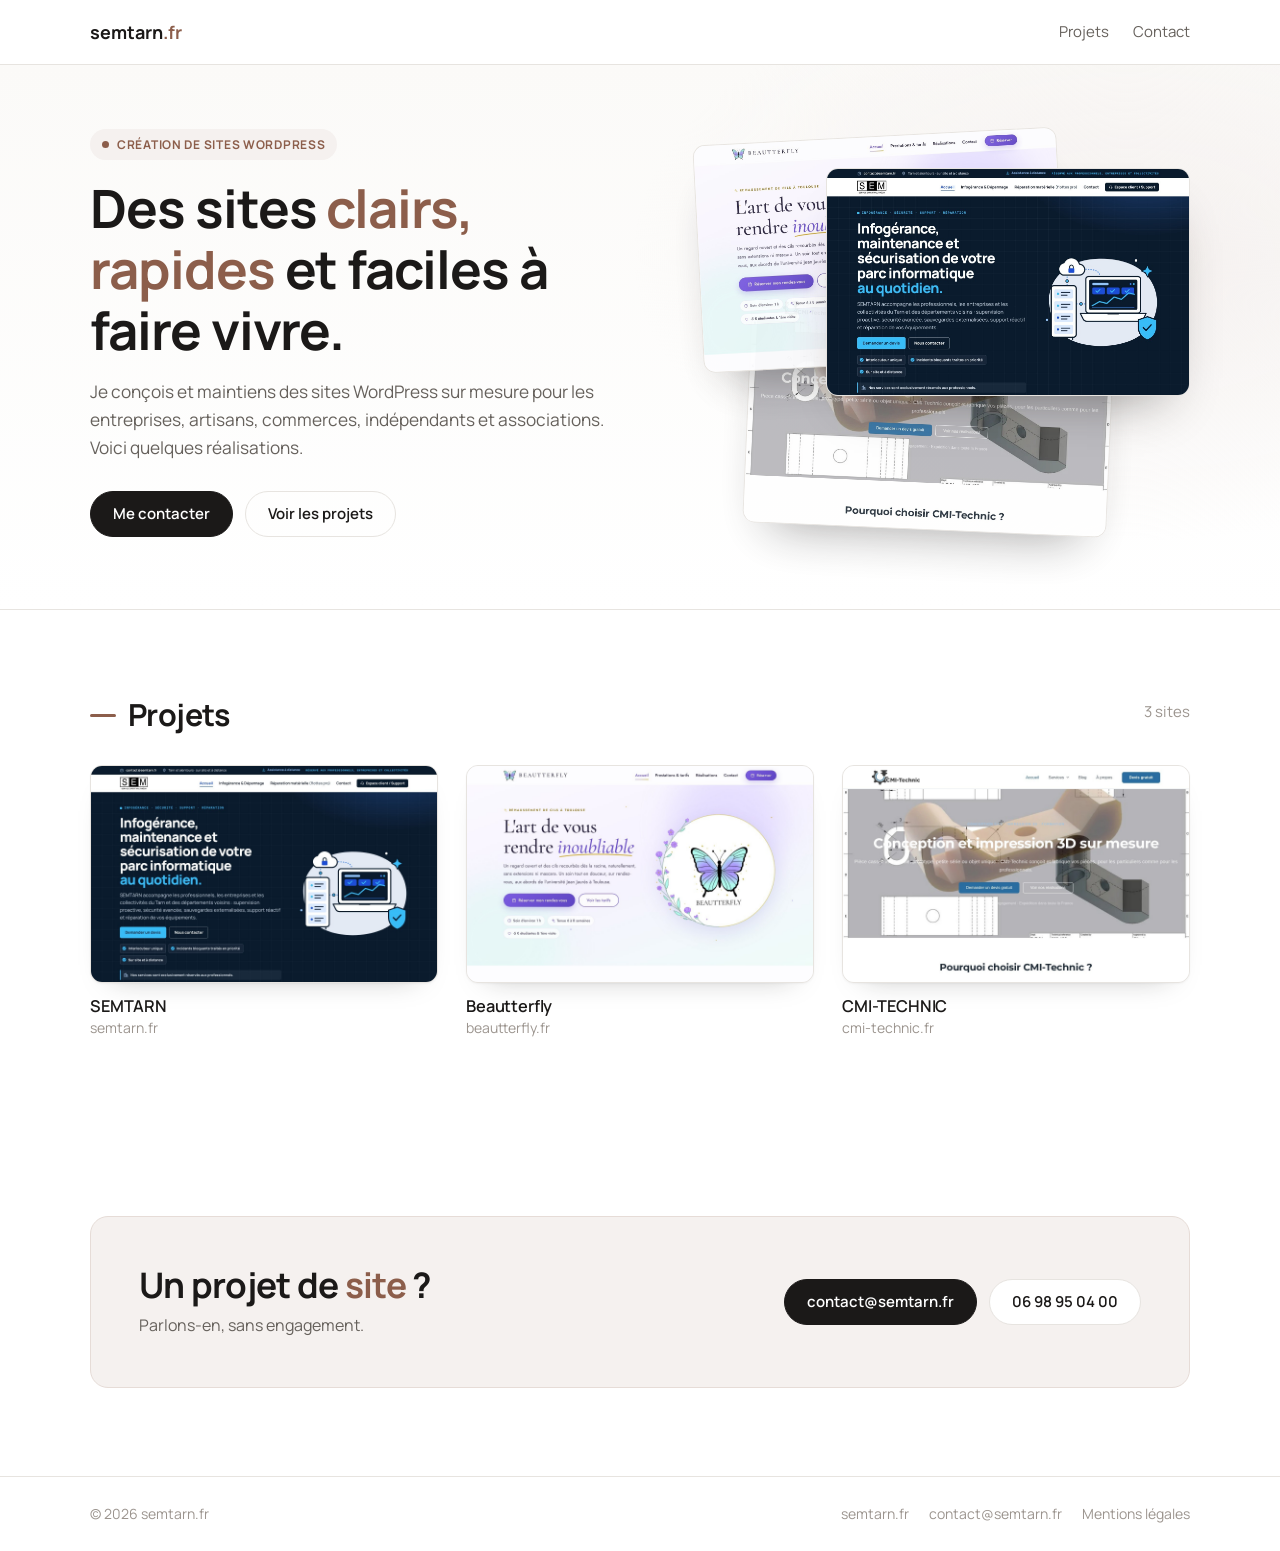
<file: index.html>
<!doctype html>
<html lang="fr">
<head>
<meta charset="utf-8">
<meta name="viewport" content="width=device-width, initial-scale=1">
<title>semtarn.fr - Création de sites WordPress</title>
<meta name="description" content="Je conçois et maintiens des sites WordPress sur mesure pour les entreprises, artisans, commerces, indépendants et associations. Voici quelques réalisations.">
<link rel="canonical" href="https://portfolio.semtarn.fr/">
<meta property="og:url" content="https://portfolio.semtarn.fr/">
<meta property="og:type" content="website">
<meta property="og:title" content="semtarn.fr - Création de sites WordPress">
<meta property="og:description" content="Je conçois et maintiens des sites WordPress sur mesure pour les entreprises, artisans, commerces, indépendants et associations. Voici quelques réalisations.">
<meta property="og:image" content="https://portfolio.semtarn.fr/images/semtarn.jpg">
<meta name="twitter:card" content="summary_large_image">
<meta name="theme-color" content="#ffffff">
<link rel="icon" href="favicon.svg?v=256c92d1ee" type="image/svg+xml">
<link rel="preload" href="fonts/manrope.woff2" as="font" type="font/woff2" crossorigin>
<link rel="stylesheet" href="assets/site.css?v=256c92d1ee">
<script src="assets/site.js?v=256c92d1ee" defer></script>
<noscript><style>.grid.collapsed .extra{display:block}.more{display:none}</style></noscript>
</head>
<body>
<a class="skip" href="#contenu">Aller au contenu</a>
<header class="site-header">
  <div class="wrap">
    <a class="brand" href="./">semtarn<span>.fr</span></a>
    <nav class="nav" aria-label="Navigation principale">
      <a href="./#projets">Projets</a>
      <a href="./#contact">Contact</a>
    </nav>
  </div>
</header>
<main id="contenu">
<section class="hero">
  <div class="wrap hero-grid">
    <div>
      <p class="eyebrow"><span class="dot" aria-hidden="true"></span>Création de sites WordPress</p>
      <h1>Des sites <em>clairs, rapides</em> et faciles à faire vivre.</h1>
      <p class="intro">Je conçois et maintiens des sites WordPress sur mesure pour les entreprises, artisans, commerces, indépendants et associations. Voici quelques réalisations.</p>
      <div class="actions">
        <a class="btn" href="#contact">Me contacter</a>
        <a class="btn ghost" href="#projets">Voir les projets</a>
      </div>
    </div>
    <div class="hero-visual" aria-hidden="true">
      <div class="peek peek-1"><img src="images/semtarn.jpg" alt="" width="1440" height="900" decoding="async"></div>
      <div class="peek peek-2"><img src="images/beautterfly.jpg" alt="" width="1440" height="900" decoding="async"></div>
      <div class="peek peek-3"><img src="images/cmi-technic.jpg" alt="" width="1440" height="900" decoding="async"></div>
    </div>
  </div>
</section>

<section class="section" id="projets">
  <div class="wrap">
    <div class="section-head"><h2>Projets</h2><span class="count">3 sites</span></div>
    <div class="grid" id="grille">
    <a class="card" href="https://semtarn.fr" target="_blank" rel="noopener">
      <div class="shot"><img src="images/semtarn.jpg" alt="Site SEMTARN" width="1440" height="900" loading="eager" decoding="async"></div>
      <h3>SEMTARN</h3>
      <p class="meta">semtarn.fr</p>
    </a>
    <a class="card" href="https://beautterfly.fr" target="_blank" rel="noopener">
      <div class="shot"><img src="images/beautterfly.jpg" alt="Site Beautterfly" width="1440" height="900" loading="eager" decoding="async"></div>
      <h3>Beautterfly</h3>
      <p class="meta">beautterfly.fr</p>
    </a>
    <a class="card" href="https://cmi-technic.fr" target="_blank" rel="noopener">
      <div class="shot"><img src="images/cmi-technic.jpg" alt="Site CMI-TECHNIC" width="1440" height="900" loading="eager" decoding="async"></div>
      <h3>CMI-TECHNIC</h3>
      <p class="meta">cmi-technic.fr</p>
    </a>
    </div>
    
  </div>
</section>

<section class="section" id="contact">
  <div class="wrap">
    <div class="contact">
      <div>
        <h2>Un projet de <em>site</em> ?</h2>
        <p>Parlons-en, sans engagement.</p>
      </div>
      <div class="contact-actions">
        <a class="btn" href="mailto:contact@semtarn.fr?subject=Projet%20de%20site%20internet">contact@semtarn.fr</a>
        <a class="btn ghost" href="tel:0698950400">06 98 95 04 00</a>
        
      </div>
    </div>
  </div>
</section>
</main>
<footer class="site-footer">
  <div class="wrap">
    <span>© 2026 semtarn.fr</span>
    <nav aria-label="Liens du pied de page">
      <a href="https://semtarn.fr">semtarn.fr</a>
      <a href="mailto:contact@semtarn.fr">contact@semtarn.fr</a>
      <a href="mentions-legales/">Mentions légales</a>
    </nav>
  </div>
</footer>
</body>
</html>
</file>
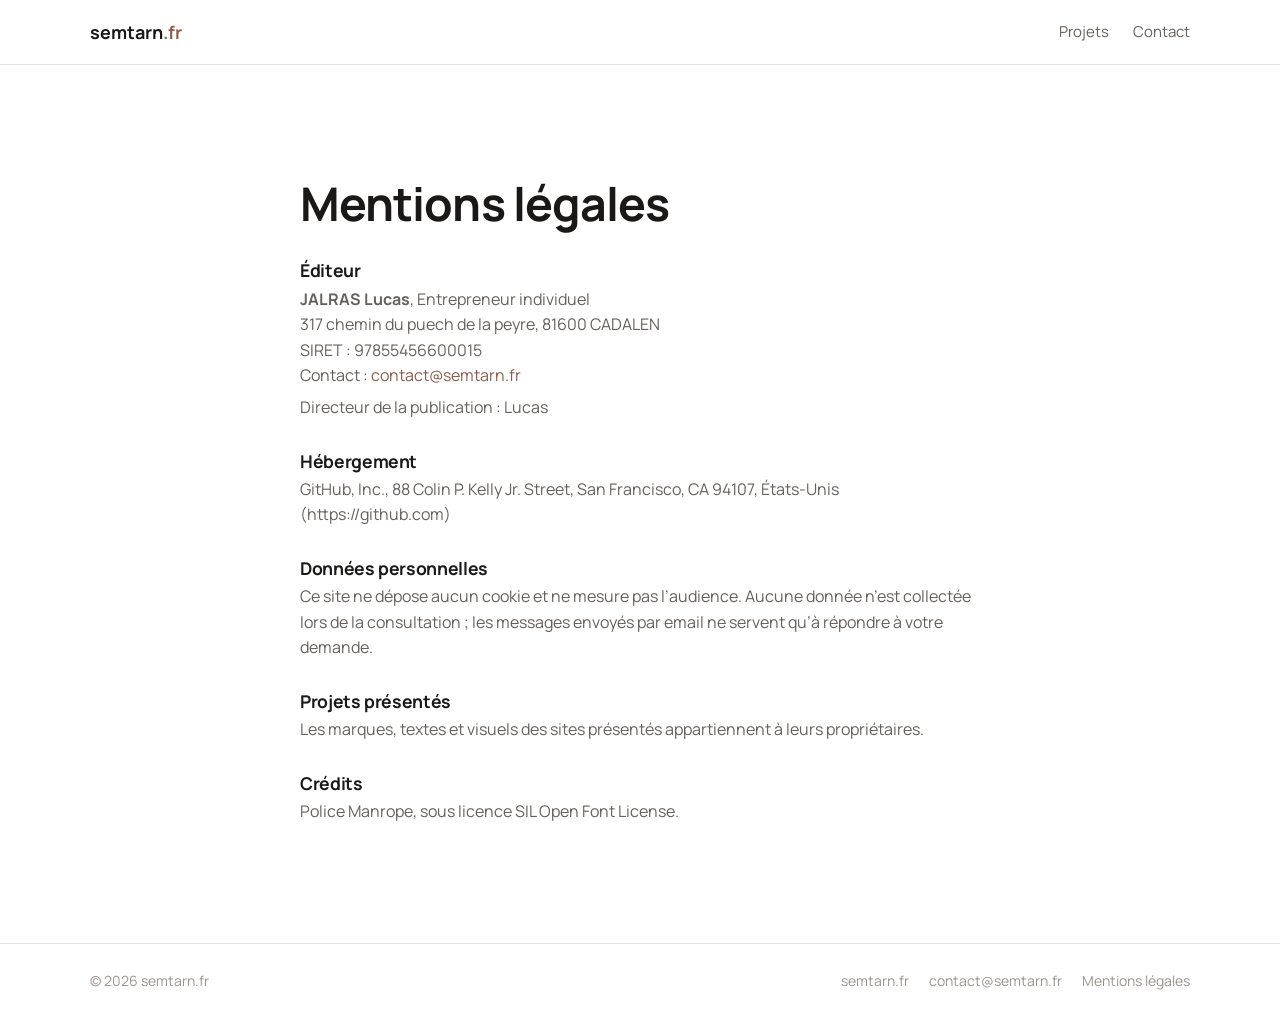
<file: mentions-legales/index.html>
<!doctype html>
<html lang="fr">
<head>
<meta charset="utf-8">
<meta name="viewport" content="width=device-width, initial-scale=1">
<title>Mentions légales - semtarn.fr</title>
<meta name="description" content="Mentions légales du portfolio.">
<link rel="canonical" href="https://portfolio.semtarn.fr/mentions-legales/">
<meta property="og:url" content="https://portfolio.semtarn.fr/mentions-legales/">
<meta property="og:type" content="website">
<meta property="og:title" content="Mentions légales - semtarn.fr">
<meta property="og:description" content="Mentions légales du portfolio.">
<meta name="theme-color" content="#ffffff">
<link rel="icon" href="../favicon.svg?v=256c92d1ee" type="image/svg+xml">
<link rel="preload" href="../fonts/manrope.woff2" as="font" type="font/woff2" crossorigin>
<link rel="stylesheet" href="../assets/site.css?v=256c92d1ee">
<script src="../assets/site.js?v=256c92d1ee" defer></script>
<noscript><style>.grid.collapsed .extra{display:block}.more{display:none}</style></noscript>
</head>
<body>
<a class="skip" href="#contenu">Aller au contenu</a>
<header class="site-header">
  <div class="wrap">
    <a class="brand" href="../">semtarn<span>.fr</span></a>
    <nav class="nav" aria-label="Navigation principale">
      <a href="../#projets">Projets</a>
      <a href="../#contact">Contact</a>
    </nav>
  </div>
</header>
<main id="contenu">
<section class="simple legal">
  <div class="wrap">
    <h1>Mentions légales</h1>
    <h2>Éditeur</h2>
    <p><b>JALRAS Lucas</b>, Entrepreneur individuel<br>317 chemin du puech de la peyre, 81600 CADALEN<br>SIRET : 97855456600015<br>Contact : <a href="mailto:contact@semtarn.fr">contact@semtarn.fr</a></p>
    <p>Directeur de la publication : Lucas</p>
    <h2>Hébergement</h2>
    <p>GitHub, Inc., 88 Colin P. Kelly Jr. Street, San Francisco, CA 94107, États-Unis (https://github.com)</p>
    <h2>Données personnelles</h2>
    <p>Ce site ne dépose aucun cookie et ne mesure pas l’audience. Aucune donnée n’est collectée lors de la consultation ; les messages envoyés par email ne servent qu’à répondre à votre demande.</p>
    <h2>Projets présentés</h2>
    <p>Les marques, textes et visuels des sites présentés appartiennent à leurs propriétaires.</p>
    <h2>Crédits</h2>
    <p>Police Manrope, sous licence SIL Open Font License.</p>
  </div>
</section>
</main>
<footer class="site-footer">
  <div class="wrap">
    <span>© 2026 semtarn.fr</span>
    <nav aria-label="Liens du pied de page">
      <a href="https://semtarn.fr">semtarn.fr</a>
      <a href="mailto:contact@semtarn.fr">contact@semtarn.fr</a>
      <a href="../mentions-legales/">Mentions légales</a>
    </nav>
  </div>
</footer>
</body>
</html>
</file>
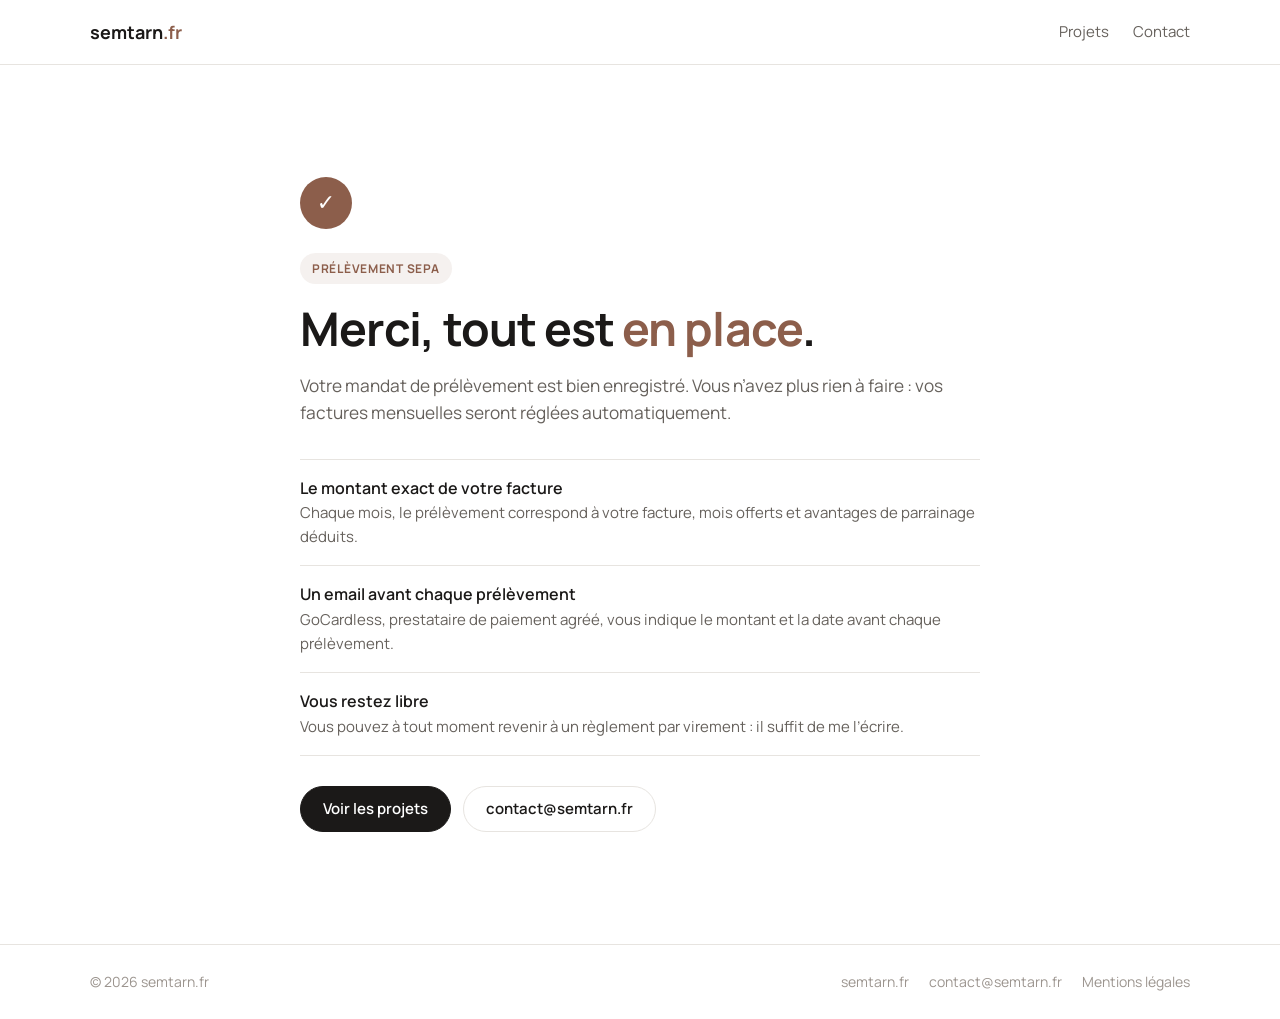
<file: merci/index.html>
<!doctype html>
<html lang="fr">
<head>
<meta charset="utf-8">
<meta name="viewport" content="width=device-width, initial-scale=1">
<title>Prélèvement en place - merci</title>
<meta name="description" content="Merci, tout est en place.">
<meta name="robots" content="noindex">
<meta property="og:type" content="website">
<meta property="og:title" content="Prélèvement en place - merci">
<meta property="og:description" content="Merci, tout est en place.">
<meta name="theme-color" content="#ffffff">
<link rel="icon" href="../favicon.svg?v=256c92d1ee" type="image/svg+xml">
<link rel="preload" href="../fonts/manrope.woff2" as="font" type="font/woff2" crossorigin>
<link rel="stylesheet" href="../assets/site.css?v=256c92d1ee">
<script src="../assets/site.js?v=256c92d1ee" defer></script>
<noscript><style>.grid.collapsed .extra{display:block}.more{display:none}</style></noscript>
</head>
<body>
<a class="skip" href="#contenu">Aller au contenu</a>
<header class="site-header">
  <div class="wrap">
    <a class="brand" href="../">semtarn<span>.fr</span></a>
    <nav class="nav" aria-label="Navigation principale">
      <a href="../#projets">Projets</a>
      <a href="../#contact">Contact</a>
    </nav>
  </div>
</header>
<main id="contenu">
<section class="simple">
  <div class="wrap">
    <div class="mark" aria-hidden="true">✓</div>
    <p class="eyebrow">Prélèvement SEPA</p>
    <h1>Merci, tout est <em>en place</em>.</h1>
    <p class="lead">Votre mandat de prélèvement est bien enregistré. Vous n’avez plus rien à faire : vos factures mensuelles seront réglées automatiquement.</p>
    <ul class="steps"><li><b>Le montant exact de votre facture</b><span>Chaque mois, le prélèvement correspond à votre facture, mois offerts et avantages de parrainage déduits.</span></li><li><b>Un email avant chaque prélèvement</b><span>GoCardless, prestataire de paiement agréé, vous indique le montant et la date avant chaque prélèvement.</span></li><li><b>Vous restez libre</b><span>Vous pouvez à tout moment revenir à un règlement par virement : il suffit de me l’écrire.</span></li></ul>
    <div class="actions"><a class="btn" href="../">Voir les projets</a><a class="btn ghost" href="mailto:contact@semtarn.fr">contact@semtarn.fr</a></div>
  </div>
</section>
</main>
<footer class="site-footer">
  <div class="wrap">
    <span>© 2026 semtarn.fr</span>
    <nav aria-label="Liens du pied de page">
      <a href="https://semtarn.fr">semtarn.fr</a>
      <a href="mailto:contact@semtarn.fr">contact@semtarn.fr</a>
      <a href="../mentions-legales/">Mentions légales</a>
    </nav>
  </div>
</footer>
</body>
</html>
</file>
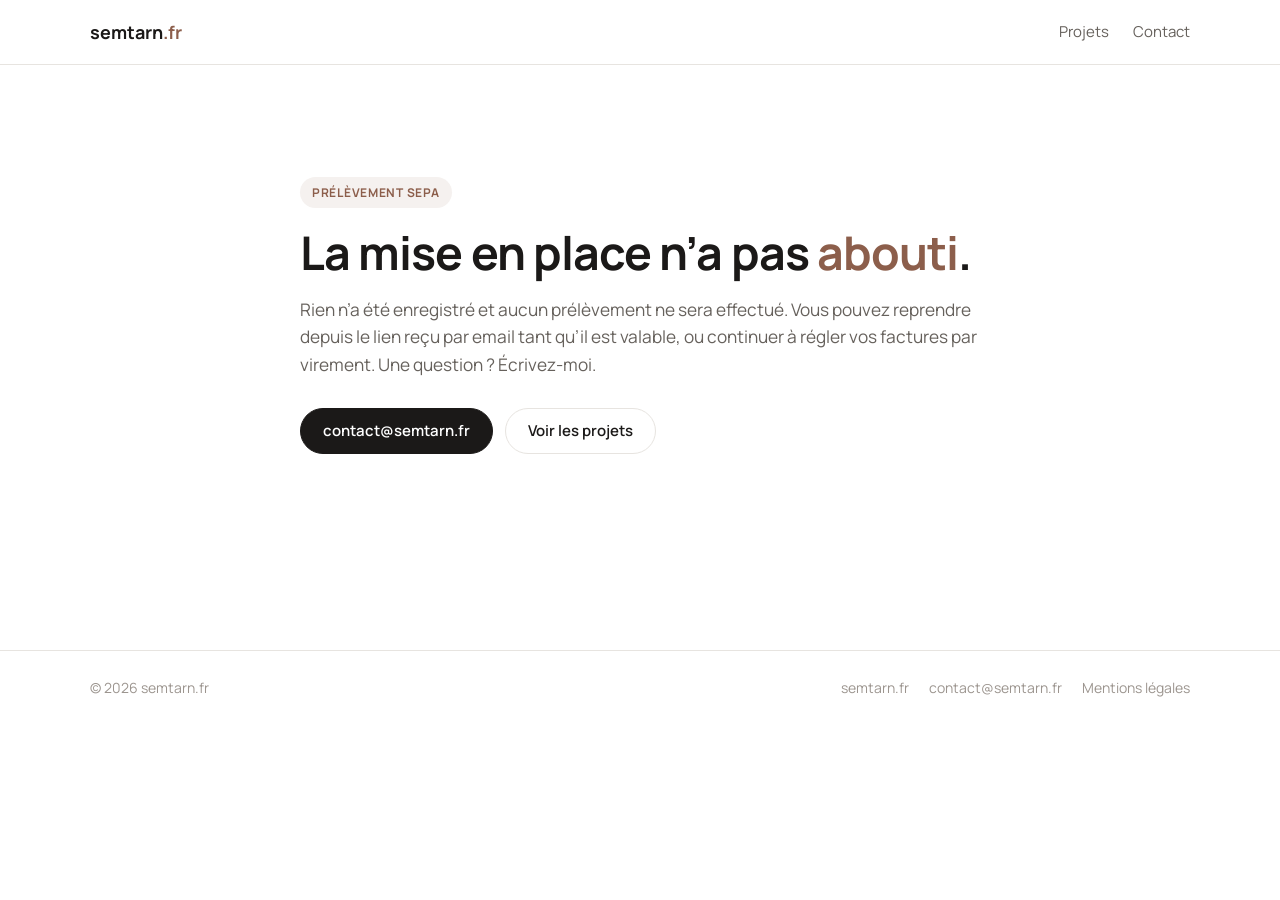
<file: merci/interrompu/index.html>
<!doctype html>
<html lang="fr">
<head>
<meta charset="utf-8">
<meta name="viewport" content="width=device-width, initial-scale=1">
<title>Mise en place interrompue</title>
<meta name="description" content="La mise en place n’a pas abouti.">
<meta name="robots" content="noindex">
<meta property="og:type" content="website">
<meta property="og:title" content="Mise en place interrompue">
<meta property="og:description" content="La mise en place n’a pas abouti.">
<meta name="theme-color" content="#ffffff">
<link rel="icon" href="../../favicon.svg?v=256c92d1ee" type="image/svg+xml">
<link rel="preload" href="../../fonts/manrope.woff2" as="font" type="font/woff2" crossorigin>
<link rel="stylesheet" href="../../assets/site.css?v=256c92d1ee">
<script src="../../assets/site.js?v=256c92d1ee" defer></script>
<noscript><style>.grid.collapsed .extra{display:block}.more{display:none}</style></noscript>
</head>
<body>
<a class="skip" href="#contenu">Aller au contenu</a>
<header class="site-header">
  <div class="wrap">
    <a class="brand" href="../../">semtarn<span>.fr</span></a>
    <nav class="nav" aria-label="Navigation principale">
      <a href="../../#projets">Projets</a>
      <a href="../../#contact">Contact</a>
    </nav>
  </div>
</header>
<main id="contenu">
<section class="simple">
  <div class="wrap">
    
    <p class="eyebrow">Prélèvement SEPA</p>
    <h1>La mise en place n’a pas <em>abouti</em>.</h1>
    <p class="lead">Rien n’a été enregistré et aucun prélèvement ne sera effectué. Vous pouvez reprendre depuis le lien reçu par email tant qu’il est valable, ou continuer à régler vos factures par virement. Une question ? Écrivez-moi.</p>
    
    <div class="actions"><a class="btn" href="mailto:contact@semtarn.fr">contact@semtarn.fr</a><a class="btn ghost" href="../../">Voir les projets</a></div>
  </div>
</section>
</main>
<footer class="site-footer">
  <div class="wrap">
    <span>© 2026 semtarn.fr</span>
    <nav aria-label="Liens du pied de page">
      <a href="https://semtarn.fr">semtarn.fr</a>
      <a href="mailto:contact@semtarn.fr">contact@semtarn.fr</a>
      <a href="../../mentions-legales/">Mentions légales</a>
    </nav>
  </div>
</footer>
</body>
</html>
</file>
<file: assets/site.css>
:root { --accent: #8C5E4B; }
/* Portfolio - page simple et moderne : présentation, sites réalisés, contact. Fond blanc, une couleur d'accent
   (--accent, ajoutée en tête de ce fichier à la publication : celle des documents du CRM), police embarquée
   (Manrope, licence SIL OFL) : aucune requête vers un service tiers, aucun cookie. */

@font-face {
  font-family: 'Manrope';
  font-style: normal;
  font-weight: 400 700;
  font-display: swap;
  src: url('../fonts/manrope.woff2') format('woff2');
}

:root {
  --accent-soft: #f4ede8;
  --accent-line: #e6d8cf;
  --bg: #ffffff;
  --soft: #f5f4f2;
  --line: #e7e4e0;
  --text: #1b1918;
  --muted: #66615c;
  --faint: #9c958f;
  --radius: 12px;
  --max: 1180px;
  --gutter: clamp(20px, 4vw, 40px);
}

*, *::before, *::after { box-sizing: border-box; }
html { scroll-behavior: smooth; -webkit-text-size-adjust: 100%; }
body { margin: 0; background: var(--bg); color: var(--text); font-family: 'Manrope', 'Segoe UI', system-ui, -apple-system, sans-serif; font-size: 16px; line-height: 1.6; -webkit-font-smoothing: antialiased; }
img { display: block; max-width: 100%; height: auto; }
[hidden] { display: none !important; }
a { color: inherit; text-decoration: none; }
h1, h2, h3 { margin: 0; font-weight: 700; letter-spacing: -0.02em; line-height: 1.15; }
h1 em, h2 em { font-style: normal; color: var(--accent); }
:focus-visible { outline: 2px solid var(--accent); outline-offset: 3px; border-radius: 4px; }
.skip { position: absolute; left: -9999px; top: 10px; z-index: 100; background: var(--text); color: #fff; padding: 8px 14px; border-radius: 8px; }
.skip:focus { left: 10px; }

.wrap { width: 100%; max-width: var(--max); margin: 0 auto; padding: 0 var(--gutter); }

/* En-tête */
.site-header { position: sticky; top: 0; z-index: 10; background: rgba(255, 255, 255, 0.92); -webkit-backdrop-filter: blur(10px); backdrop-filter: blur(10px); border-bottom: 1px solid var(--line); }
.site-header .wrap { display: flex; align-items: center; justify-content: space-between; height: 64px; gap: 20px; }
.brand { font-weight: 700; font-size: 18px; }
.brand span { color: var(--accent); }
.nav { display: flex; gap: 24px; }
.nav a { font-size: 15px; color: var(--muted); }
.nav a:hover { color: var(--text); }

/* Boutons */
.btn { display: inline-flex; align-items: center; justify-content: center; min-height: 46px; padding: 0 22px; border-radius: 999px; border: 1px solid var(--text); background: var(--text); color: #fff; font: inherit; font-size: 15px; font-weight: 600; cursor: pointer; transition: background 0.2s ease, border-color 0.2s ease, color 0.2s ease; }
.btn:hover { background: var(--accent); border-color: var(--accent); }
.btn.ghost { background: transparent; color: var(--text); border-color: var(--line); }
.btn.ghost:hover { border-color: var(--text); background: transparent; color: var(--text); }
.actions { display: flex; flex-wrap: wrap; gap: 12px; margin-top: 30px; }

/* Présentation */
/* Couleurs douces dérivées de l'accent (navigateurs récents ; sinon les valeurs de :root). */
@supports (background: color-mix(in srgb, red 10%, white)) {
  :root {
    --accent-soft: color-mix(in srgb, var(--accent) 9%, #fff);
    --accent-line: color-mix(in srgb, var(--accent) 22%, #fff);
  }
}
.hero {
  padding: clamp(36px, 5vw, 64px) 0 clamp(44px, 6vw, 72px);
  border-bottom: 1px solid var(--line);
  background:
    radial-gradient(ellipse 55% 75% at 88% 35%, var(--accent-soft), transparent 70%),
    linear-gradient(180deg, #fbfaf8, #fff);
}
.hero-grid { display: grid; grid-template-columns: minmax(0, 1.05fr) minmax(0, 0.95fr); align-items: center; gap: clamp(32px, 5vw, 64px); }
.eyebrow { display: inline-flex; align-items: center; gap: 8px; margin: 0 0 18px; padding: 6px 12px; border-radius: 999px; background: var(--accent-soft); font-size: 12px; font-weight: 700; letter-spacing: 0.06em; text-transform: uppercase; color: var(--accent); }
.eyebrow .dot { width: 7px; height: 7px; border-radius: 50%; background: var(--accent); }
/* Aperçu des derniers sites : trois captures superposées. */
.hero-visual { position: relative; aspect-ratio: 5 / 4; }
.peek { position: absolute; width: 74%; border-radius: 12px; overflow: hidden; background: #fff; border: 1px solid var(--line); box-shadow: 0 28px 50px -28px rgba(27, 25, 24, 0.45); }
.peek img { width: 100%; aspect-ratio: 16 / 10; object-fit: cover; object-position: top center; }
.peek-1 { right: 0; top: 8%; z-index: 3; }
.peek-2 { left: 0; top: 0; z-index: 2; transform: rotate(-3deg); opacity: 0.95; }
.peek-3 { left: 10%; bottom: 0; z-index: 1; transform: rotate(2.5deg); opacity: 0.9; }
.hero h1 { font-size: clamp(2.1rem, 4.6vw, 3.3rem); max-width: 22ch; }
.intro { margin: 18px 0 0; max-width: 62ch; font-size: 1.08rem; color: var(--muted); }

/* Sections */
.section { padding: clamp(56px, 8vw, 88px) 0; }
.section-head { display: flex; align-items: baseline; justify-content: space-between; gap: 16px; margin-bottom: 32px; }
.section-head h2 { display: flex; align-items: center; gap: 12px; font-size: clamp(1.5rem, 2.6vw, 1.9rem); }
.section-head h2::before { content: ''; width: 26px; height: 3px; border-radius: 2px; background: var(--accent); }
.count { font-size: 15px; color: var(--faint); }
.empty { color: var(--muted); }

/* Sites réalisés : 3 colonnes, 9 visibles, les suivants derrière « Voir plus » */
.grid { display: grid; grid-template-columns: repeat(3, minmax(0, 1fr)); gap: 36px 28px; }
.grid.collapsed .extra { display: none; }
.card { display: block; }
.shot { aspect-ratio: 16 / 10; overflow: hidden; border-radius: var(--radius); border: 1px solid var(--line); background: var(--soft); box-shadow: 0 1px 2px rgba(27, 25, 24, 0.04), 0 14px 28px -22px rgba(27, 25, 24, 0.35); transition: transform 0.35s ease, box-shadow 0.35s ease; }
.shot img { width: 100%; height: 100%; object-fit: cover; object-position: top center; }
a.card:hover .shot { transform: translateY(-4px); box-shadow: 0 2px 4px rgba(27, 25, 24, 0.05), 0 24px 40px -24px rgba(27, 25, 24, 0.45); }
.card h3 { margin-top: 14px; font-size: 1.02rem; font-weight: 600; letter-spacing: -0.01em; }
a.card:hover h3 { color: var(--accent); }
.card .meta { margin: 2px 0 0; font-size: 14px; color: var(--faint); }
.more { display: flex; justify-content: center; margin-top: 40px; }

/* Contact */
.contact { display: flex; flex-wrap: wrap; align-items: center; justify-content: space-between; gap: 24px 40px; padding: clamp(28px, 5vw, 48px); border-radius: 18px; background: var(--accent-soft); border: 1px solid var(--accent-line); }
.contact h2 { font-size: clamp(1.6rem, 3vw, 2.2rem); }
.contact p { margin: 8px 0 0; color: var(--muted); }
.contact-actions { display: flex; flex-wrap: wrap; gap: 12px; }
.contact .btn.ghost { background: #fff; }

/* Pages simples (merci, mentions légales) */
.simple { padding: clamp(64px, 10vw, 112px) 0; min-height: 65vh; }
.simple .wrap { max-width: 760px; }
.simple h1 { font-size: clamp(2rem, 4.6vw, 2.9rem); }
.simple .lead { margin: 16px 0 0; font-size: 1.08rem; color: var(--muted); }
.mark { width: 52px; height: 52px; border-radius: 50%; display: grid; place-items: center; margin-bottom: 24px; background: var(--accent); color: #fff; font-size: 22px; font-weight: 700; }
.steps { list-style: none; padding: 0; margin: 32px 0 0; border-top: 1px solid var(--line); }
.steps li { padding: 16px 0; border-bottom: 1px solid var(--line); }
.steps b { display: block; font-weight: 600; }
.steps span { display: block; color: var(--muted); font-size: 15px; }
.legal h2 { font-size: 1.1rem; margin: 30px 0 6px; }
.legal p { margin: 0 0 6px; color: var(--muted); }
.legal a { color: var(--accent); }

/* Pied de page */
.site-footer { border-top: 1px solid var(--line); padding: 26px 0; font-size: 14px; color: var(--faint); }
.site-footer .wrap { display: flex; flex-wrap: wrap; justify-content: space-between; gap: 10px 24px; }
.site-footer nav { display: flex; flex-wrap: wrap; gap: 8px 20px; }
.site-footer a:hover { color: var(--text); }

@media (max-width: 900px) {
  .grid { grid-template-columns: repeat(2, minmax(0, 1fr)); }
  .hero-grid { grid-template-columns: 1fr; }
  .hero-visual { display: none; }
}
@media (max-width: 560px) {
  .grid { grid-template-columns: 1fr; }
  .site-header .wrap { height: 58px; }
  .contact-actions, .contact-actions .btn { width: 100%; }
}
@media (prefers-reduced-motion: reduce) {
  html { scroll-behavior: auto; }
  .shot, .btn { transition: none; }
}
</file>
